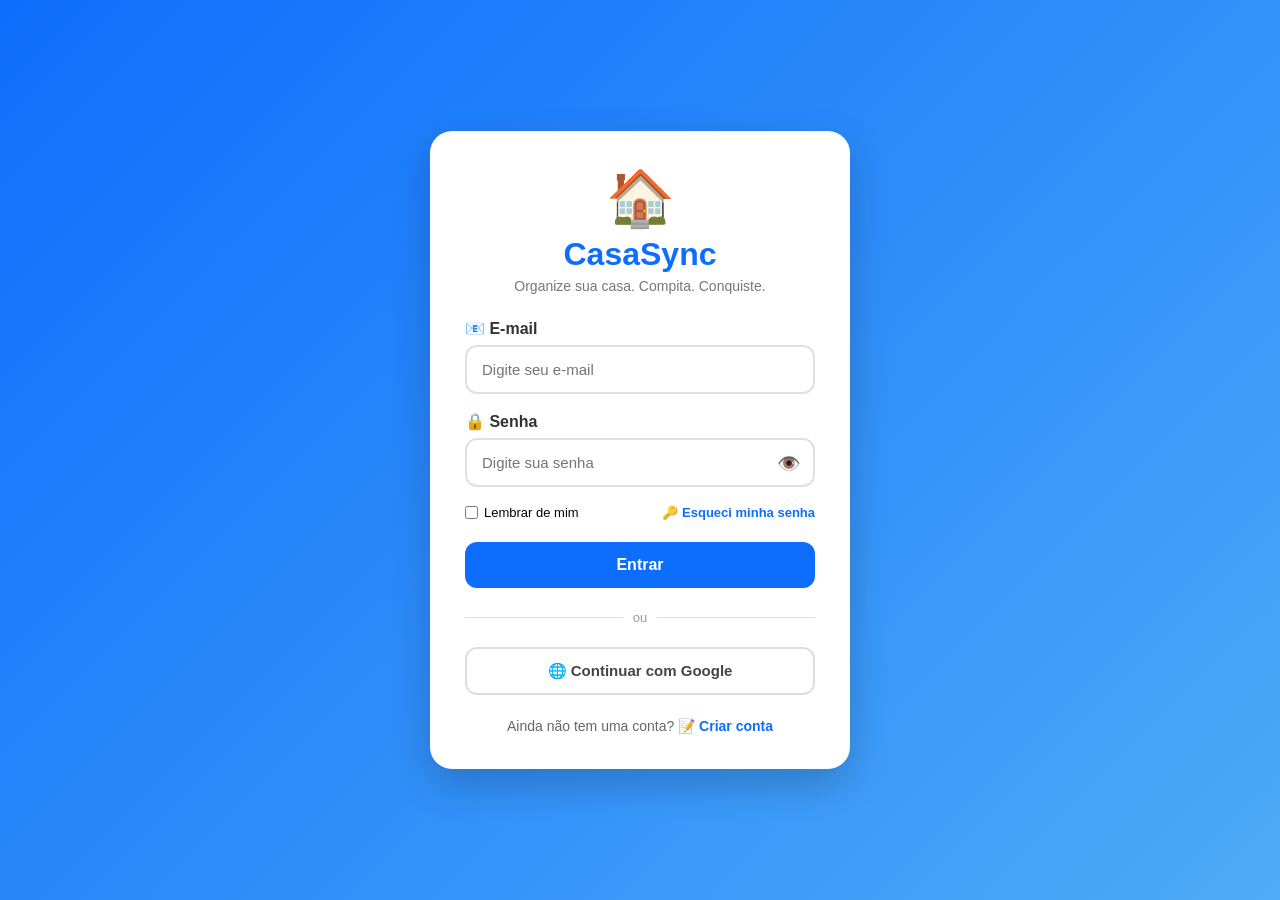
<file: index.html>
<!DOCTYPE html>
<html lang="pt-BR">

<head>
    <meta charset="UTF-8">
    <meta name="viewport" content="width=device-width, initial-scale=1.0">

    <title>CasaSync - Login</title>

    <style>

        * {
            margin: 0;
            padding: 0;
            box-sizing: border-box;
            font-family: Arial, sans-serif;
        }

        body {
            min-height: 100vh;
            display: flex;
            justify-content: center;
            align-items: center;
            background: linear-gradient(135deg, #0d6efd, #4dabf7);
            padding: 20px;
        }

        .login-container {
            width: 100%;
            max-width: 420px;
            background: white;
            border-radius: 22px;
            padding: 35px;
            box-shadow: 0 15px 40px rgba(0, 0, 0, 0.2);
        }

        .logo {
            text-align: center;
            margin-bottom: 25px;
        }

        .logo-icon {
            font-size: 55px;
        }

        .logo h1 {
            color: #0d6efd;
            font-size: 32px;
            margin-top: 5px;
        }

        .logo p {
            color: #777;
            margin-top: 5px;
            font-size: 14px;
        }

        .input-group {
            margin-bottom: 18px;
        }

        .input-group label {
            display: block;
            margin-bottom: 7px;
            color: #333;
            font-weight: bold;
        }

        .input-box {
            position: relative;
        }

        .input-box input {
            width: 100%;
            padding: 14px 45px 14px 15px;
            border: 2px solid #e0e0e0;
            border-radius: 12px;
            outline: none;
            font-size: 15px;
        }

        .input-box input:focus {
            border-color: #0d6efd;
        }

        .eye {
            position: absolute;
            right: 14px;
            top: 50%;
            transform: translateY(-50%);
            cursor: pointer;
            font-size: 19px;
        }

        .options {
            display: flex;
            justify-content: space-between;
            align-items: center;
            margin: 5px 0 22px;
            font-size: 13px;
        }

        .remember {
            display: flex;
            align-items: center;
            gap: 6px;
        }

        .remember input {
            accent-color: #0d6efd;
        }

        .forgot {
            color: #0d6efd;
            text-decoration: none;
            font-weight: bold;
        }

        .login-btn {
            width: 100%;
            padding: 14px;
            border: none;
            border-radius: 12px;
            background: #0d6efd;
            color: white;
            font-size: 16px;
            font-weight: bold;
            cursor: pointer;
        }

        .login-btn:hover {
            background: #0957c9;
        }

        .divider {
            display: flex;
            align-items: center;
            gap: 10px;
            margin: 22px 0;
            color: #999;
            font-size: 13px;
        }

        .divider::before,
        .divider::after {
            content: "";
            height: 1px;
            flex: 1;
            background: #ddd;
        }

        .google-btn {
            width: 100%;
            padding: 13px;
            border: 2px solid #ddd;
            border-radius: 12px;
            background: white;
            cursor: pointer;
            font-size: 15px;
            font-weight: bold;
            color: #444;
        }

        .google-btn:hover {
            background: #f7f7f7;
        }

        .create-account {
            text-align: center;
            margin-top: 23px;
            font-size: 14px;
            color: #666;
        }

        .create-account a {
            color: #0d6efd;
            text-decoration: none;
            font-weight: bold;
        }

        @media (max-width: 480px) {

            .login-container {
                padding: 28px 22px;
                border-radius: 18px;
            }

            .logo h1 {
                font-size: 28px;
            }

            .logo-icon {
                font-size: 45px;
            }

        }

    </style>
</head>


<body>

    <div class="login-container">

        <div class="logo">

            <div class="logo-icon">🏠</div>

            <h1>CasaSync</h1>

            <p>
                Organize sua casa. Compita. Conquiste.
            </p>

        </div>


        <!-- LOGIN -->

        <form id="loginForm">

            <div class="input-group">

                <label for="email">
                    📧 E-mail
                </label>

                <div class="input-box">

                    <input
                        type="text"
                        id="email"
                        placeholder="Digite seu e-mail"
                    >

                </div>

            </div>


            <div class="input-group">

                <label for="password">
                    🔒 Senha
                </label>

                <div class="input-box">

                    <input
                        type="password"
                        id="password"
                        placeholder="Digite sua senha"
                    >

                    <span
                        class="eye"
                        id="togglePassword"
                    >
                        👁️
                    </span>

                </div>

            </div>


            <div class="options">

                <label class="remember">

                    <input
                        type="checkbox"
                        id="remember"
                    >

                    Lembrar de mim

                </label>


                <a href="#" class="forgot">
                    🔑 Esqueci minha senha
                </a>

            </div>


    <button
    type="button"
    class="login-btn"
    onclick="fazerLogin()"
>
    Entrar
</button>

        </form>


        <div class="divider">
            ou
        </div>


        <button
            class="google-btn"
            onclick="googleLogin()"
        >
            🌐 Continuar com Google
        </button>


        <div class="create-account">

            Ainda não tem uma conta?

            <a href="#">
                📝 Criar conta
            </a>

        </div>

    </div>

<script src="script.js"></script>
</file>
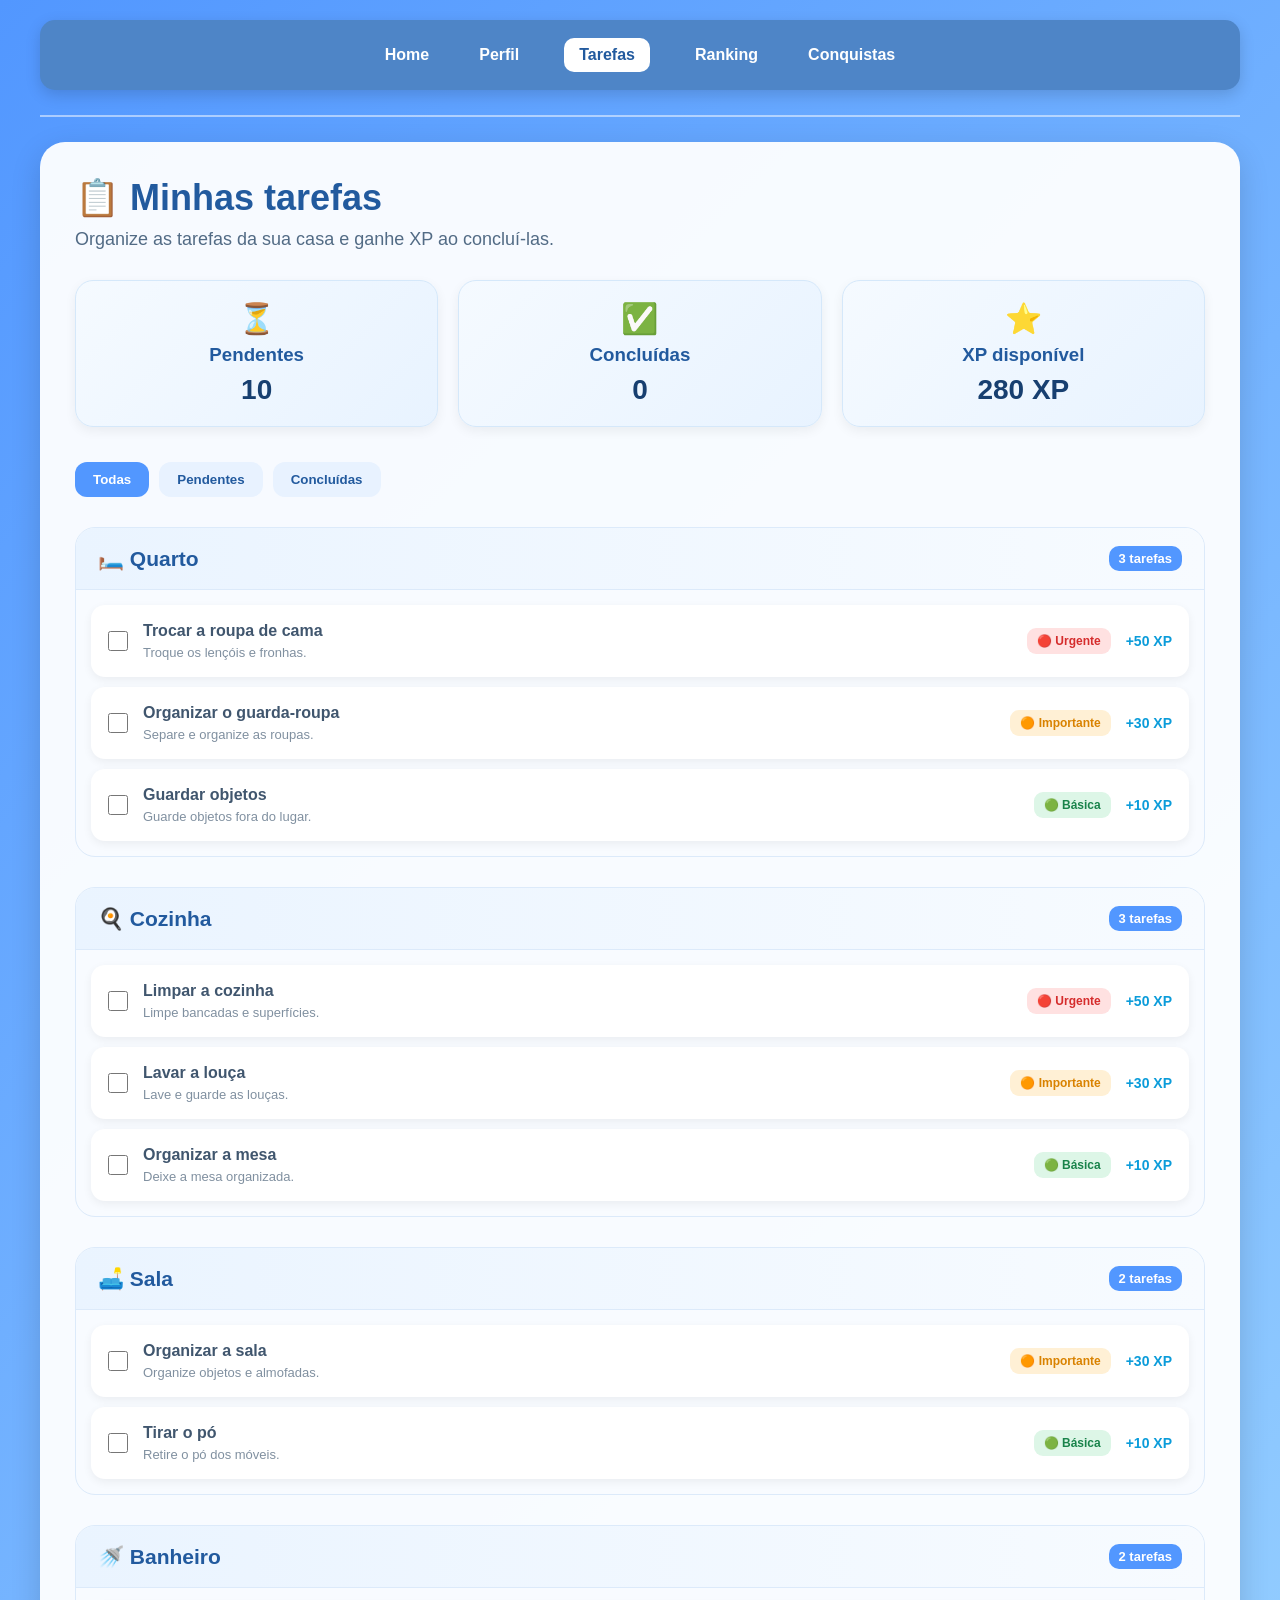
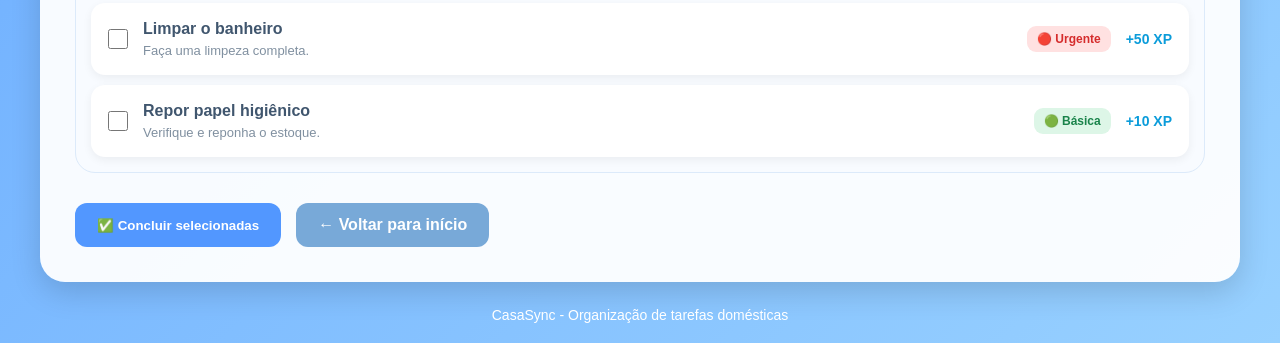
<file: tarefas.html>
<!DOCTYPE html>
<html lang="pt-BR">

<head>
    <meta charset="UTF-8">
    <meta name="viewport" content="width=device-width, initial-scale=1.0">

    <title>CasaSync - Tarefas</title>
    <link rel="stylesheet" href="menu.css">
</head>
<body>

    <style>

        /* =========================================
           CONFIGURAÇÕES GERAIS
        ========================================= */

        * {
            margin: 0;
            padding: 0;
            box-sizing: border-box;
            font-family: Arial, Helvetica, sans-serif;
        }


        body {

            min-height: 100vh;

            background:
                linear-gradient(
                    135deg,
                    #5297ff,
                    #98d1ff
                );

            padding: 20px;

            color: #17365d;
        }


        /* =========================================
           CABEÇALHO
        ========================================= */

        .cabeçalho {

            width: 100%;

            max-width: 1200px;

            margin: auto;
        }


        /* =========================================
           MENU
        ========================================= */









        hr {

            border: none;

            height: 2px;

            background-color:
                rgba(255,255,255,0.5);

            margin: 25px 0;
        }


        /* =========================================
           ÁREA PRINCIPAL
        ========================================= */

        .principal {

            width: 100%;

            max-width: 1200px;

            margin: auto;

            background-color:
                rgba(255,255,255,0.95);

            border-radius: 25px;

            padding: 35px;

            box-shadow:
                0 10px 30px rgba(0,0,0,0.15);
        }


        /* =========================================
           TÍTULO
        ========================================= */

        .titulo {

            margin-bottom: 30px;
        }


        .titulo h1 {

            font-size: 36px;

            margin-bottom: 10px;

            color: #225a9e;
        }


        .titulo p {

            font-size: 18px;

            color: #526b85;
        }


        /* =========================================
           RESUMO
        ========================================= */

        .resumo {

            display: grid;

            grid-template-columns:
                repeat(3, 1fr);

            gap: 20px;

            margin-bottom: 35px;
        }


        .resumo-card {

            background:
                linear-gradient(
                    135deg,
                    #f5faff,
                    #e8f3ff
                );

            border: 1px solid #d5e8fa;

            border-radius: 18px;

            padding: 20px;

            text-align: center;

            box-shadow:
                0 4px 12px rgba(0,0,0,0.06);
        }


        .resumo-card .icone {

            font-size: 30px;

            margin-bottom: 8px;
        }


        .resumo-card h3 {

            color: #225a9e;

            margin-bottom: 8px;
        }


        .resumo-numero {

            font-size: 28px;

            font-weight: bold;

            color: #173f70;
        }


        /* =========================================
           FILTROS
        ========================================= */

        .filtros {

            display: flex;

            gap: 10px;

            flex-wrap: wrap;

            margin-bottom: 30px;
        }


        .filtro {

            border: none;

            padding: 10px 18px;

            border-radius: 12px;

            background-color: #e8f2ff;

            color: #225a9e;

            font-weight: bold;

            cursor: pointer;

            transition: 0.3s;
        }


        .filtro:hover {

            background-color: #cfe4ff;

            transform: translateY(-2px);
        }


        .filtro.ativo {

            background-color: #5297ff;

            color: white;
        }


        /* =========================================
           CÔMODOS
        ========================================= */

        .comodo {

            margin-bottom: 30px;

            border: 1px solid #dceafa;

            border-radius: 20px;

            overflow: hidden;

            background: #f8fbff;
        }


        .comodo-titulo {

            display: flex;

            justify-content: space-between;

            align-items: center;

            padding: 18px 22px;

            background:
                linear-gradient(
                    90deg,
                    #eaf4ff,
                    #f7fbff
                );

            border-bottom: 1px solid #dceafa;
        }


        .comodo-titulo h2 {

            color: #225a9e;

            font-size: 21px;
        }


        .quantidade {

            background-color: #5297ff;

            color: white;

            padding: 5px 10px;

            border-radius: 10px;

            font-size: 13px;

            font-weight: bold;
        }


        .lista-tarefas {

            padding: 15px;
        }


        /* =========================================
           TAREFA
        ========================================= */

        .tarefa {

            background-color: white;

            padding: 17px;

            border-radius: 14px;

            margin-bottom: 10px;

            display: flex;

            align-items: center;

            gap: 15px;

            box-shadow:
                0 3px 10px rgba(0,0,0,0.06);

            transition: 0.3s;
        }


        .tarefa:last-child {

            margin-bottom: 0;
        }


        .tarefa:hover {

            transform: translateX(4px);

            box-shadow:
                0 5px 15px rgba(0,0,0,0.10);
        }


        .tarefa input {

            width: 20px;

            height: 20px;

            cursor: pointer;

            accent-color: #2873d5;

            flex-shrink: 0;
        }


        .informacoes-tarefa {

            flex: 1;
        }


        .nome-tarefa {

            color: #40566e;

            font-size: 16px;

            font-weight: bold;

            margin-bottom: 5px;
        }


        .descricao-tarefa {

            color: #8090a0;

            font-size: 13px;
        }


        /* =========================================
           NÍVEIS DE NECESSIDADE
        ========================================= */

        .necessidade {

            padding: 6px 10px;

            border-radius: 9px;

            font-size: 12px;

            font-weight: bold;

            white-space: nowrap;
        }


        .urgente {

            background-color: #ffe1e1;

            color: #d52c2c;
        }


        .importante {

            background-color: #fff0d5;

            color: #d98200;
        }


        .basica {

            background-color: #ddf6e7;

            color: #19834a;
        }


        /* =========================================
           XP
        ========================================= */

        .xp {

            font-size: 14px;

            font-weight: bold;

            color: #0b9cda;

            white-space: nowrap;
        }


        /* =========================================
           TAREFAS CONCLUÍDAS
        ========================================= */

        .concluida {

            opacity: 0.7;
        }


        .concluida .nome-tarefa {

            text-decoration: line-through;

            color: #7c8995;
        }


        .concluida input {

            accent-color: #35a86b;
        }


        /* =========================================
           BOTÕES
        ========================================= */

        .acoes {

            display: flex;

            gap: 15px;

            margin-top: 30px;

            flex-wrap: wrap;
        }


        .botao {

            border: none;

            background-color: #5297ff;

            color: white;

            text-decoration: none;

            padding: 13px 22px;

            border-radius: 12px;

            font-weight: bold;

            cursor: pointer;

            transition: 0.3s;
        }


        .botao:hover {

            background-color: #2873d5;

            transform: translateY(-2px);
        }


        .botao.secundario {

            background-color: #78a9d8;
        }


        /* =========================================
           RODAPÉ
        ========================================= */

        footer {

            text-align: center;

            margin-top: 25px;

            color: white;

            font-size: 14px;
        }


        /* =========================================
           RESPONSIVIDADE
        ========================================= */

        @media (max-width: 850px) {

            .resumo {

                grid-template-columns: 1fr;
            }


            .principal {

                padding: 25px;
            }


            .titulo h1 {

                font-size: 30px;
            }


            .tarefa {

                flex-wrap: wrap;
            }
        }


        @media (max-width: 600px) {

            body {

                padding: 10px;
            }






            .principal {

                padding: 20px;
            }


            .comodo-titulo {

                padding: 15px;
            }


            .tarefa {

                padding: 14px;
            }


            .necessidade,
            .xp {

                font-size: 11px;
            }
        }

    </style>

</head>


<body>


    <!-- =========================================
         CABEÇALHO
    ========================================= -->

    <header class="cabeçalho">

        <nav class="menu">
            <a href="home.html" title="Home">
                <span class="texto-menu">Home</span>
                <span class="icone-menu">🏠</span>
            </a>
            <a href="perfil.html" title="Perfil">
                <span class="texto-menu">Perfil</span>
                <span class="icone-menu">👤</span>
            </a>
            <a href="tarefas.html" title="Tarefas" class="ativo">
                <span class="texto-menu">Tarefas</span>
                <span class="icone-menu">🔨</span>
            </a>
            <a href="ranking.html" title="Ranking">
                <span class="texto-menu">Ranking</span>
                <span class="icone-menu">🏆</span>
            </a>
            <a href="conquistas.html" title="Conquistas">
                <span class="texto-menu">Conquistas</span>
                <span class="icone-menu">⭐</span>
            </a>
        </nav>


        <hr>

    </header>



    <!-- =========================================
         CONTEÚDO
    ========================================= -->

    <main class="principal">


        <section class="titulo">

            <h1>
                📋 Minhas tarefas
            </h1>

            <p>
                Organize as tarefas da sua casa e ganhe XP ao concluí-las.
            </p>

        </section>



        <!-- =====================================
             RESUMO
        ===================================== -->

        <section class="resumo">


            <div class="resumo-card">

                <div class="icone">
                    ⏳
                </div>

                <h3>
                    Pendentes
                </h3>

                <div
                    class="resumo-numero"
                    id="pendentes">
                    10
                </div>

            </div>



            <div class="resumo-card">

                <div class="icone">
                    ✅
                </div>

                <h3>
                    Concluídas
                </h3>

                <div
                    class="resumo-numero"
                    id="concluidas">
                    0
                </div>

            </div>



            <div class="resumo-card">

                <div class="icone">
                    ⭐
                </div>

                <h3>
                    XP disponível
                </h3>

                <div
                    class="resumo-numero"
                    id="xpDisponivel">
                    260 XP
                </div>

            </div>

        </section>



        <!-- =====================================
             FILTROS
        ===================================== -->

        <div class="filtros">

            <button
                class="filtro ativo"
                data-filtro="todos">

                Todas

            </button>


            <button
                class="filtro"
                data-filtro="pendentes">

                Pendentes

            </button>


            <button
                class="filtro"
                data-filtro="concluidas">

                Concluídas

            </button>

        </div>



        <!-- =====================================
             QUARTO
        ===================================== -->

        <section
            class="comodo"
            data-comodo="quarto">

            <div class="comodo-titulo">

                <h2>
                    🛏️ Quarto
                </h2>

                <span class="quantidade">
                    3 tarefas
                </span>

            </div>


            <div class="lista-tarefas">


                <div
                    class="tarefa"
                    data-status="pendente"
                    data-xp="50">

                    <input type="checkbox">

                    <div class="informacoes-tarefa">

                        <div class="nome-tarefa">
                            Trocar a roupa de cama
                        </div>

                        <div class="descricao-tarefa">
                            Troque os lençóis e fronhas.
                        </div>

                    </div>

                    <span class="necessidade urgente">
                        🔴 Urgente
                    </span>

                    <span class="xp">
                        +50 XP
                    </span>

                </div>



                <div
                    class="tarefa"
                    data-status="pendente"
                    data-xp="30">

                    <input type="checkbox">

                    <div class="informacoes-tarefa">

                        <div class="nome-tarefa">
                            Organizar o guarda-roupa
                        </div>

                        <div class="descricao-tarefa">
                            Separe e organize as roupas.
                        </div>

                    </div>

                    <span class="necessidade importante">
                        🟠 Importante
                    </span>

                    <span class="xp">
                        +30 XP
                    </span>

                </div>



                <div
                    class="tarefa concluida"
                    data-status="concluida"
                    data-xp="10">

                    <input
                        type="checkbox"
                        checked>

                    <div class="informacoes-tarefa">

                        <div class="nome-tarefa">
                            Guardar objetos
                        </div>

                        <div class="descricao-tarefa">
                            Guarde objetos fora do lugar.
                        </div>

                    </div>

                    <span class="necessidade basica">
                        🟢 Básica
                    </span>

                    <span class="xp">
                        +10 XP
                    </span>

                </div>


            </div>

        </section>



        <!-- =====================================
             COZINHA
        ===================================== -->

        <section
            class="comodo"
            data-comodo="cozinha">

            <div class="comodo-titulo">

                <h2>
                    🍳 Cozinha
                </h2>

                <span class="quantidade">
                    3 tarefas
                </span>

            </div>


            <div class="lista-tarefas">


                <div
                    class="tarefa"
                    data-status="pendente"
                    data-xp="50">

                    <input type="checkbox">

                    <div class="informacoes-tarefa">

                        <div class="nome-tarefa">
                            Limpar a cozinha
                        </div>

                        <div class="descricao-tarefa">
                            Limpe bancadas e superfícies.
                        </div>

                    </div>

                    <span class="necessidade urgente">
                        🔴 Urgente
                    </span>

                    <span class="xp">
                        +50 XP
                    </span>

                </div>



                <div
                    class="tarefa"
                    data-status="pendente"
                    data-xp="30">

                    <input type="checkbox">

                    <div class="informacoes-tarefa">

                        <div class="nome-tarefa">
                            Lavar a louça
                        </div>

                        <div class="descricao-tarefa">
                            Lave e guarde as louças.
                        </div>

                    </div>

                    <span class="necessidade importante">
                        🟠 Importante
                    </span>

                    <span class="xp">
                        +30 XP
                    </span>

                </div>



                <div
                    class="tarefa concluida"
                    data-status="concluida"
                    data-xp="10">

                    <input
                        type="checkbox"
                        checked>

                    <div class="informacoes-tarefa">

                        <div class="nome-tarefa">
                            Organizar a mesa
                        </div>

                        <div class="descricao-tarefa">
                            Deixe a mesa organizada.
                        </div>

                    </div>

                    <span class="necessidade basica">
                        🟢 Básica
                    </span>

                    <span class="xp">
                        +10 XP
                    </span>

                </div>


            </div>

        </section>



        <!-- =====================================
             SALA
        ===================================== -->

        <section
            class="comodo"
            data-comodo="sala">

            <div class="comodo-titulo">

                <h2>
                    🛋️ Sala
                </h2>

                <span class="quantidade">
                    2 tarefas
                </span>

            </div>


            <div class="lista-tarefas">


                <div
                    class="tarefa"
                    data-status="pendente"
                    data-xp="30">

                    <input type="checkbox">

                    <div class="informacoes-tarefa">

                        <div class="nome-tarefa">
                            Organizar a sala
                        </div>

                        <div class="descricao-tarefa">
                            Organize objetos e almofadas.
                        </div>

                    </div>

                    <span class="necessidade importante">
                        🟠 Importante
                    </span>

                    <span class="xp">
                        +30 XP
                    </span>

                </div>



                <div
                    class="tarefa"
                    data-status="pendente"
                    data-xp="10">

                    <input type="checkbox">

                    <div class="informacoes-tarefa">

                        <div class="nome-tarefa">
                            Tirar o pó
                        </div>

                        <div class="descricao-tarefa">
                            Retire o pó dos móveis.
                        </div>

                    </div>

                    <span class="necessidade basica">
                        🟢 Básica
                    </span>

                    <span class="xp">
                        +10 XP
                    </span>

                </div>


            </div>

        </section>



        <!-- =====================================
             BANHEIRO
        ===================================== -->

        <section
            class="comodo"
            data-comodo="banheiro">

            <div class="comodo-titulo">

                <h2>
                    🚿 Banheiro
                </h2>

                <span class="quantidade">
                    2 tarefas
                </span>

            </div>


            <div class="lista-tarefas">


                <div
                    class="tarefa"
                    data-status="pendente"
                    data-xp="50">

                    <input type="checkbox">

                    <div class="informacoes-tarefa">

                        <div class="nome-tarefa">
                            Limpar o banheiro
                        </div>

                        <div class="descricao-tarefa">
                            Faça uma limpeza completa.
                        </div>

                    </div>

                    <span class="necessidade urgente">
                        🔴 Urgente
                    </span>

                    <span class="xp">
                        +50 XP
                    </span>

                </div>



                <div
                    class="tarefa"
                    data-status="pendente"
                    data-xp="10">

                    <input type="checkbox">

                    <div class="informacoes-tarefa">

                        <div class="nome-tarefa">
                            Repor papel higiênico
                        </div>

                        <div class="descricao-tarefa">
                            Verifique e reponha o estoque.
                        </div>

                    </div>

                    <span class="necessidade basica">
                        🟢 Básica
                    </span>

                    <span class="xp">
                        +10 XP
                    </span>

                </div>


            </div>

        </section>



        <!-- =====================================
             BOTÕES
        ===================================== -->

        <div class="acoes">

            <button
                class="botao"
                id="concluirSelecionadas">

                ✅ Concluir selecionadas

            </button>


            <a
                href="home.html"
                class="botao secundario">

                ← Voltar para início

            </a>

        </div>


    </main>



    <footer>

        CasaSync - Organização de tarefas domésticas

    </footer>



    <!-- =========================================
         JAVASCRIPT
    ========================================= -->

    <script src="xp.js"></script>
    <script>


        /* =====================================
           ELEMENTOS
        ===================================== */

        const tarefas =
            document.querySelectorAll(".tarefa");


        const filtros =
            document.querySelectorAll(".filtro");


        const botaoConcluir =
            document.getElementById(
                "concluirSelecionadas"
            );


        const pendentes =
            document.getElementById("pendentes");


        const concluidas =
            document.getElementById("concluidas");


        const xpDisponivel =
            document.getElementById("xpDisponivel");



        /* =====================================
           ATUALIZAR RESUMO
        ===================================== */

        function atualizarResumo() {

            const todasTarefas =
                document.querySelectorAll(".tarefa");


            let quantidadePendentes = 0;

            let quantidadeConcluidas = 0;

            let xp = 0;


            todasTarefas.forEach(function(tarefa) {

                if (
                    tarefa.dataset.status ===
                    "pendente"
                ) {

                    quantidadePendentes++;

                    xp += Number(
                        tarefa.dataset.xp
                    );

                }


                if (
                    tarefa.dataset.status ===
                    "concluida"
                ) {

                    quantidadeConcluidas++;

                }

            });


            pendentes.textContent =
                quantidadePendentes;


            concluidas.textContent =
                quantidadeConcluidas;


            xpDisponivel.textContent =
                xp + " XP";

        }



        /* =====================================
           CONCLUIR TAREFAS
        ===================================== */

        /* ID único de cada tarefa (cômodo + nome) */

        function gerarId(tarefa) {

            const comodo = tarefa.closest(".comodo").dataset.comodo;

            const nome = tarefa
                .querySelector(".nome-tarefa")
                .textContent.trim().toLowerCase();

            return comodo + ":" + nome;
        }


        /* Restaura o que já foi concluído em visitas anteriores */

        function carregarEstado() {

            document.querySelectorAll(".tarefa").forEach(function(tarefa) {

                const feita =
                    CasaSyncXP.tarefaConcluida(gerarId(tarefa));

                const checkbox = tarefa.querySelector("input");

                tarefa.dataset.status = feita ? "concluida" : "pendente";
                tarefa.classList.toggle("concluida", feita);

                checkbox.checked = feita;
                checkbox.disabled = feita;
            });
        }


        botaoConcluir.addEventListener(
            "click",
            function() {

                let xpGanho = 0;
                let quantidade = 0;

                document.querySelectorAll(".tarefa").forEach(
                    function(tarefa) {

                        const checkbox = tarefa.querySelector("input");

                        if (
                            checkbox.checked &&
                            tarefa.dataset.status === "pendente"
                        ) {

                            xpGanho += Number(tarefa.dataset.xp) || 0;
                            quantidade++;

                            tarefa.dataset.status = "concluida";
                            tarefa.classList.add("concluida");
                            checkbox.disabled = true;

                            CasaSyncXP.marcarTarefaConcluida(
                                gerarId(tarefa)
                            );
                        }
                    }
                );

                if (quantidade === 0) {

                    alert("Marque pelo menos uma tarefa pendente!");

                    return;
                }

                /* Dá o XP — vale para TODAS as páginas */

                const resultado = CasaSyncXP.adicionar(xpGanho);

                atualizarResumo();

                let mensagem = "🎉 +" + xpGanho + " XP!";

                if (resultado.subiuDeNivel) {
                    mensagem +=
                        " Você subiu para o nível " +
                        resultado.nivelDepois + "! 🚀";
                }

                CasaSyncXP.mostrarAviso(mensagem);
            }
        );



        /* =====================================
           FILTROS
        ===================================== */

        filtros.forEach(function(filtro) {

            filtro.addEventListener(
                "click",
                function() {


                    /* Remove ativo */

                    filtros.forEach(
                        function(item) {

                            item.classList.remove(
                                "ativo"
                            );

                        }
                    );


                    /* Ativa botão */

                    filtro.classList.add(
                        "ativo"
                    );


                    const tipo =
                        filtro.dataset.filtro;


                    const todasTarefas =
                        document.querySelectorAll(
                            ".tarefa"
                        );


                    todasTarefas.forEach(
                        function(tarefa) {


                            if (
                                tipo === "todos"
                            ) {

                                tarefa.style.display =
                                    "flex";

                            }


                            else if (
                                tipo === "pendentes"
                            ) {

                                if (
                                    tarefa.dataset.status ===
                                    "pendente"
                                ) {

                                    tarefa.style.display =
                                        "flex";

                                } else {

                                    tarefa.style.display =
                                        "none";

                                }

                            }


                            else if (
                                tipo === "concluidas"
                            ) {

                                if (
                                    tarefa.dataset.status ===
                                    "concluida"
                                ) {

                                    tarefa.style.display =
                                        "flex";

                                } else {

                                    tarefa.style.display =
                                        "none";

                                }

                            }

                        }
                    );

                }
            );

        });



        /* =====================================
           ATUALIZAÇÃO INICIAL
        ===================================== */

        carregarEstado();
        atualizarResumo();

    </script>


</body>
</html>
</file>
<file: menu.css>
/* =====================================================
   CASASYNC — MENU DE NAVEGAÇÃO (compartilhado)
   Inclua no <head> das páginas que têm o menu:
   <link rel="stylesheet" href="menu.css">
   ===================================================== */

.menu {
    background-color: rgb(78, 133, 199);
    padding: 18px;
    border-radius: 15px;
    display: flex;
    flex-direction: row;
    justify-content: center;
    flex-wrap: wrap;
    gap: 10px;
    box-shadow: 0 5px 15px rgba(0, 0, 0, 0.15);
}

.menu a {
    color: white;
    text-decoration: none;
    margin: 0 15px;
    padding: 8px 5px;
    font-weight: bold;
    transition: 0.3s;
}

.menu a:hover {
    color: #dcecff;
    transform: translateY(-2px);
}

/* Página atual */
.menu a.ativo {
    background-color: #ffffff;
    color: #225a9e;
    padding: 8px 15px;
    border-radius: 10px;
}

/* No computador: só texto */
.icone-menu {
    display: none;
}


/* =====================================================
   CELULAR: só ícones, SEMPRE na horizontal
   ===================================================== */

@media (max-width: 600px) {

    .menu {
        width: 100%;
        padding: 10px 5px;
        border-radius: 18px;
        flex-direction: row;
        flex-wrap: nowrap;
        justify-content: space-around;
        align-items: center;
        gap: 0;
    }

    .menu a {
        margin: 0;
        padding: 10px 8px;
        display: flex;
        justify-content: center;
        align-items: center;
        font-size: 27px;
        border-radius: 12px;
    }

    .menu a.ativo {
        padding: 10px 8px;
        background-color: rgba(255, 255, 255, 0.3);
    }

    .texto-menu {
        display: none;
    }

    .icone-menu {
        display: block;
        line-height: 1;
    }

    .menu a:active {
        background-color: rgba(255, 255, 255, 0.2);
        transform: scale(0.9);
    }
}
</file>
